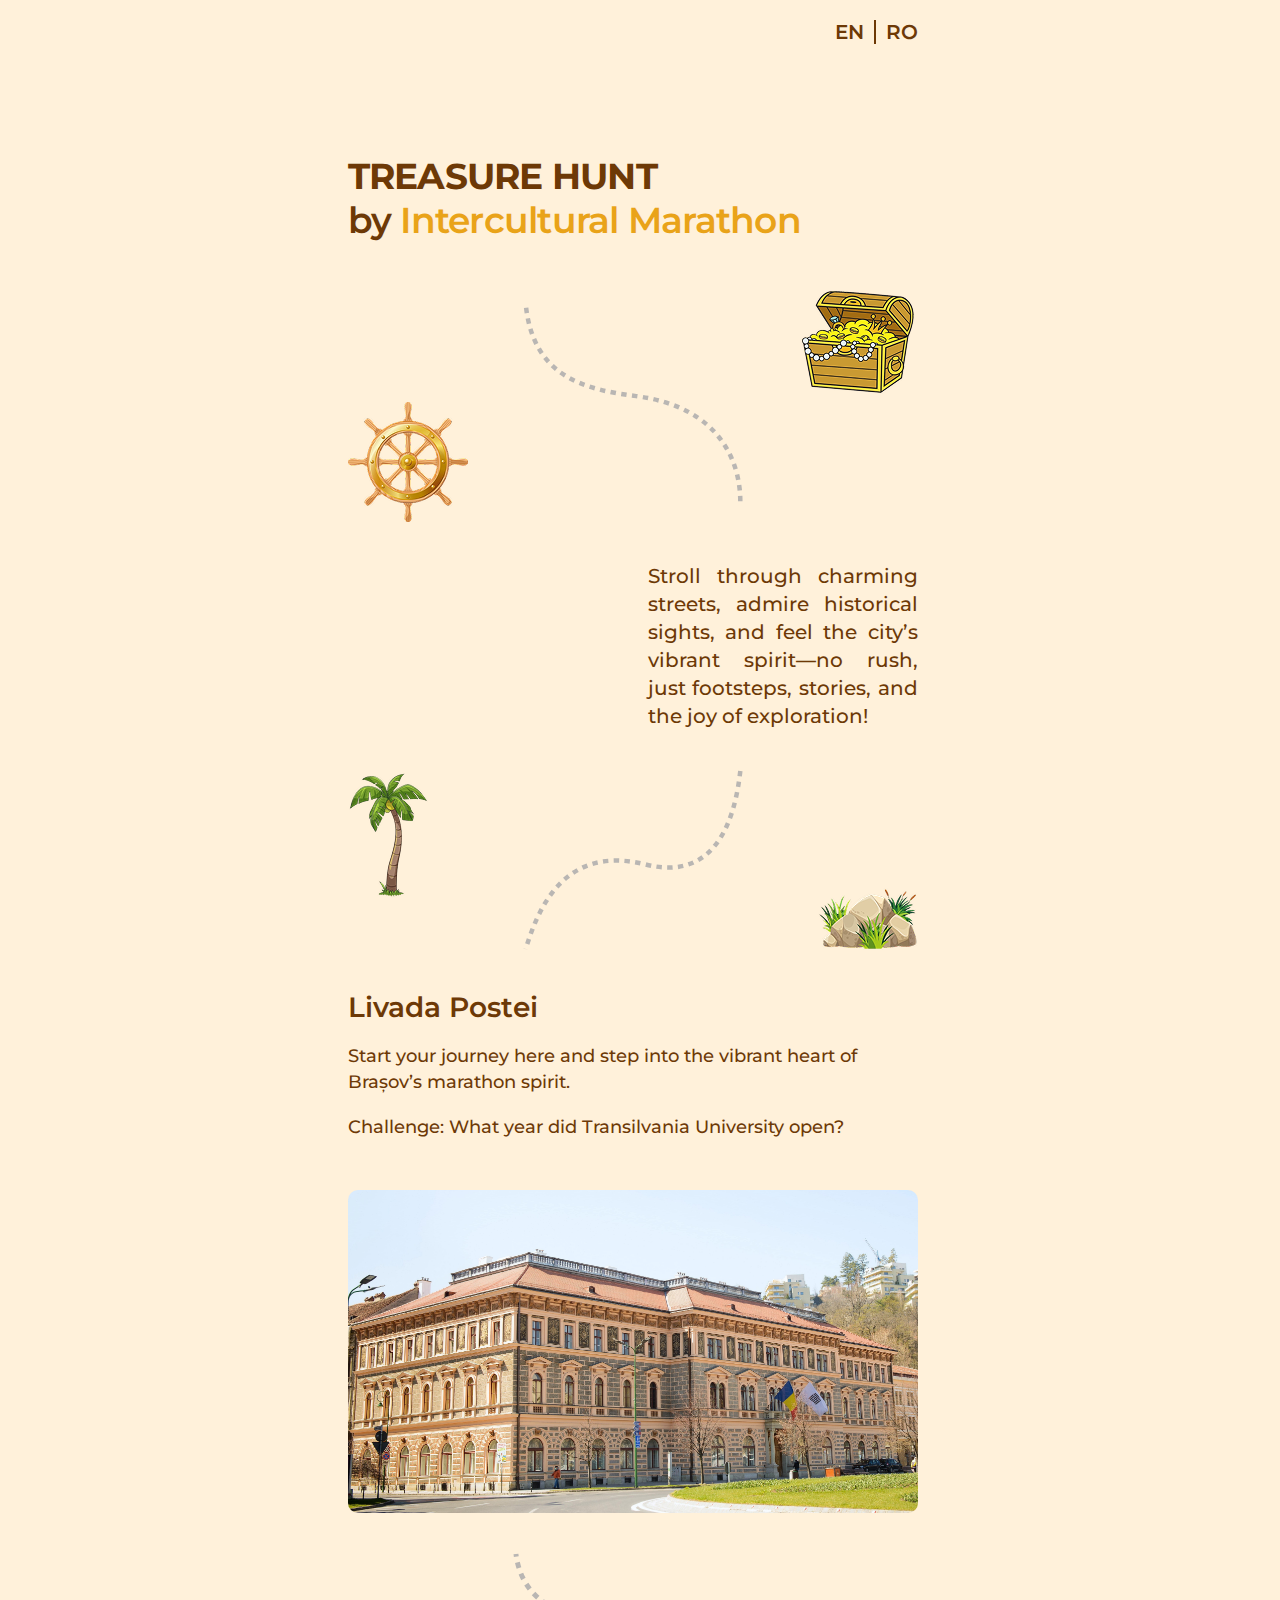
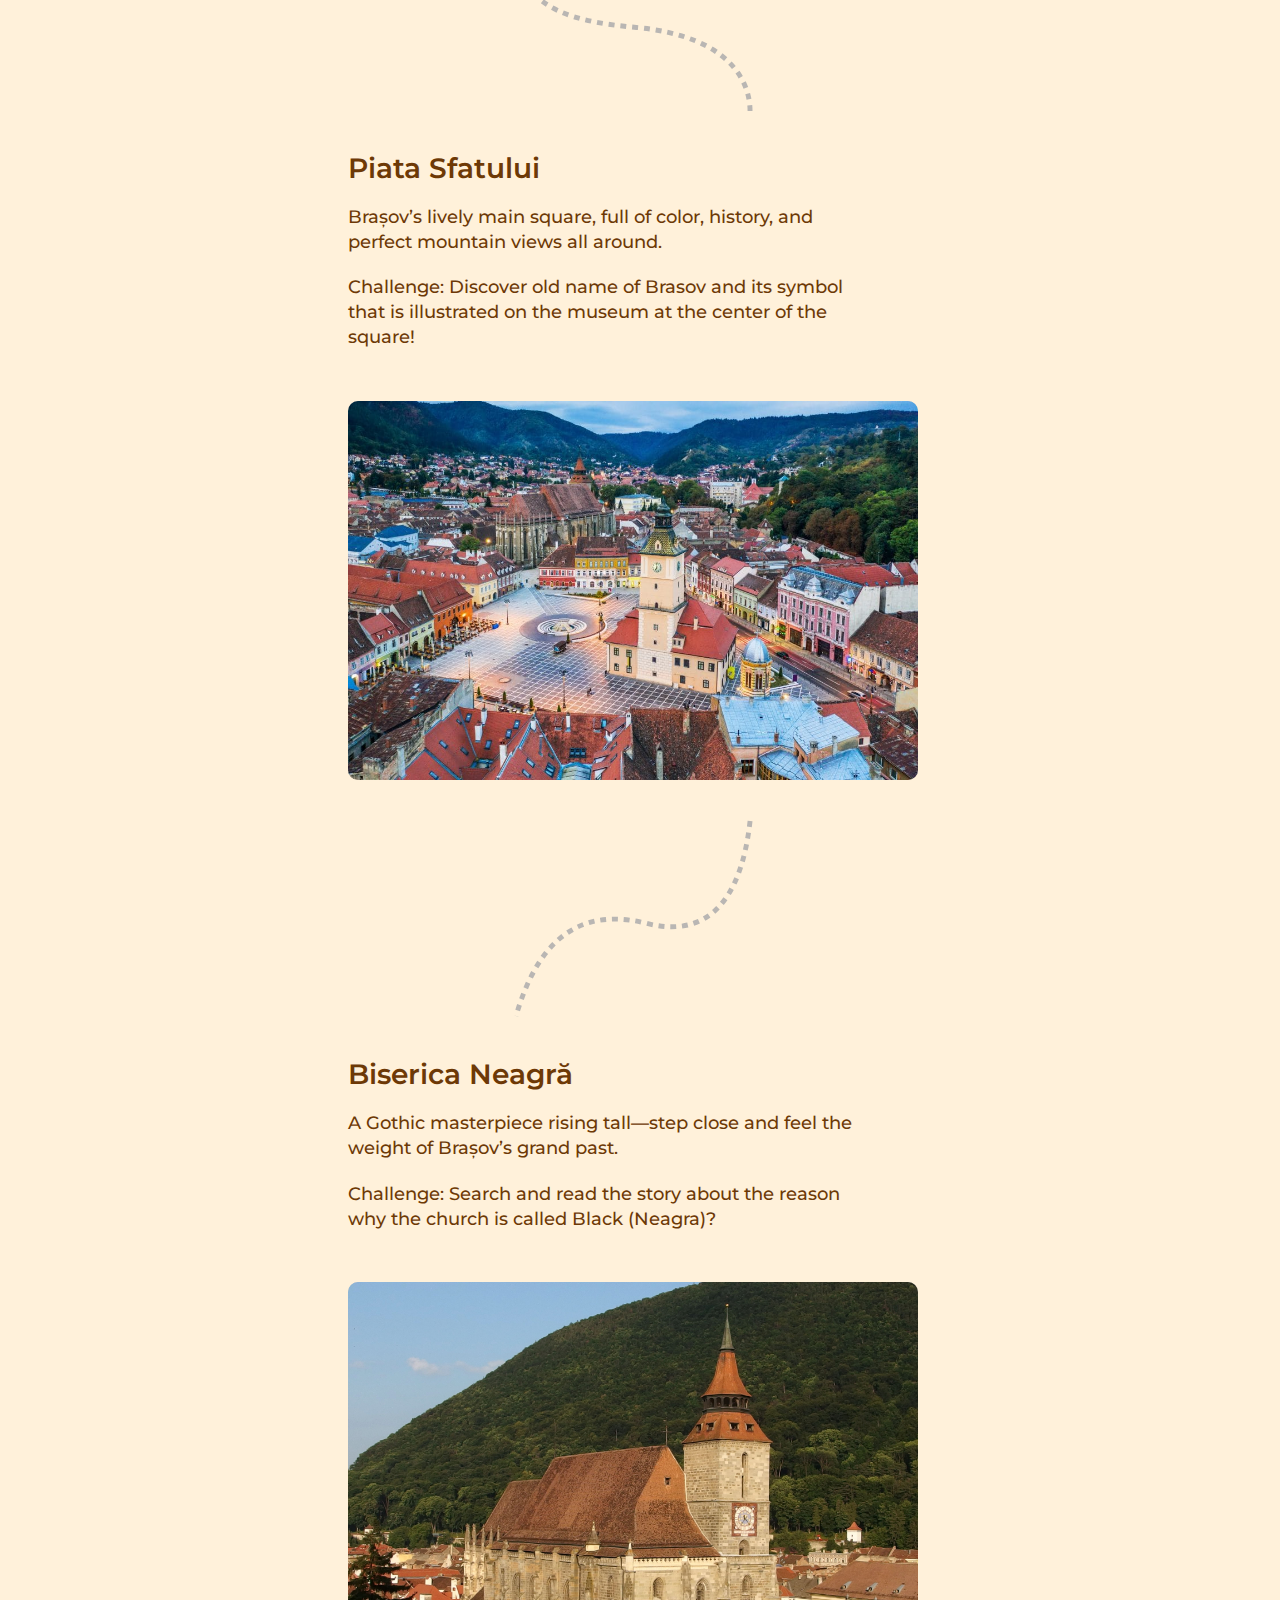
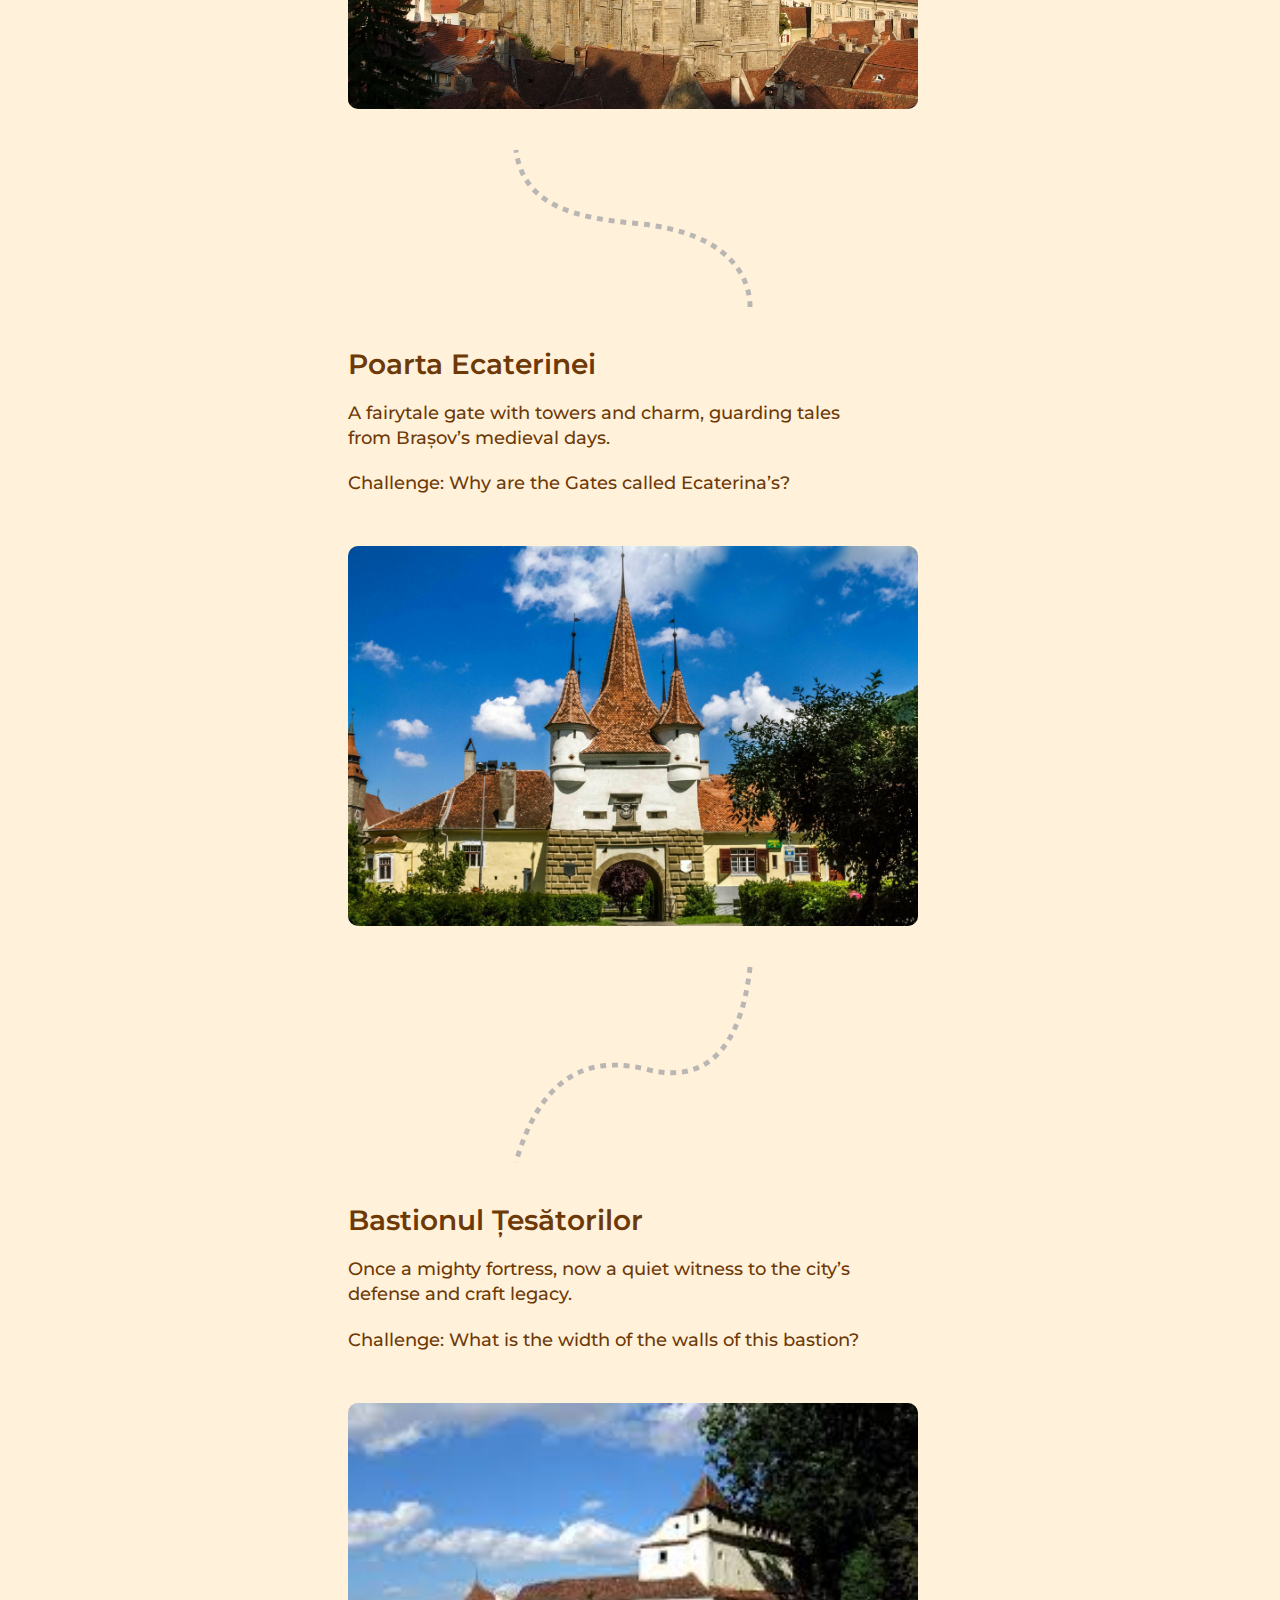
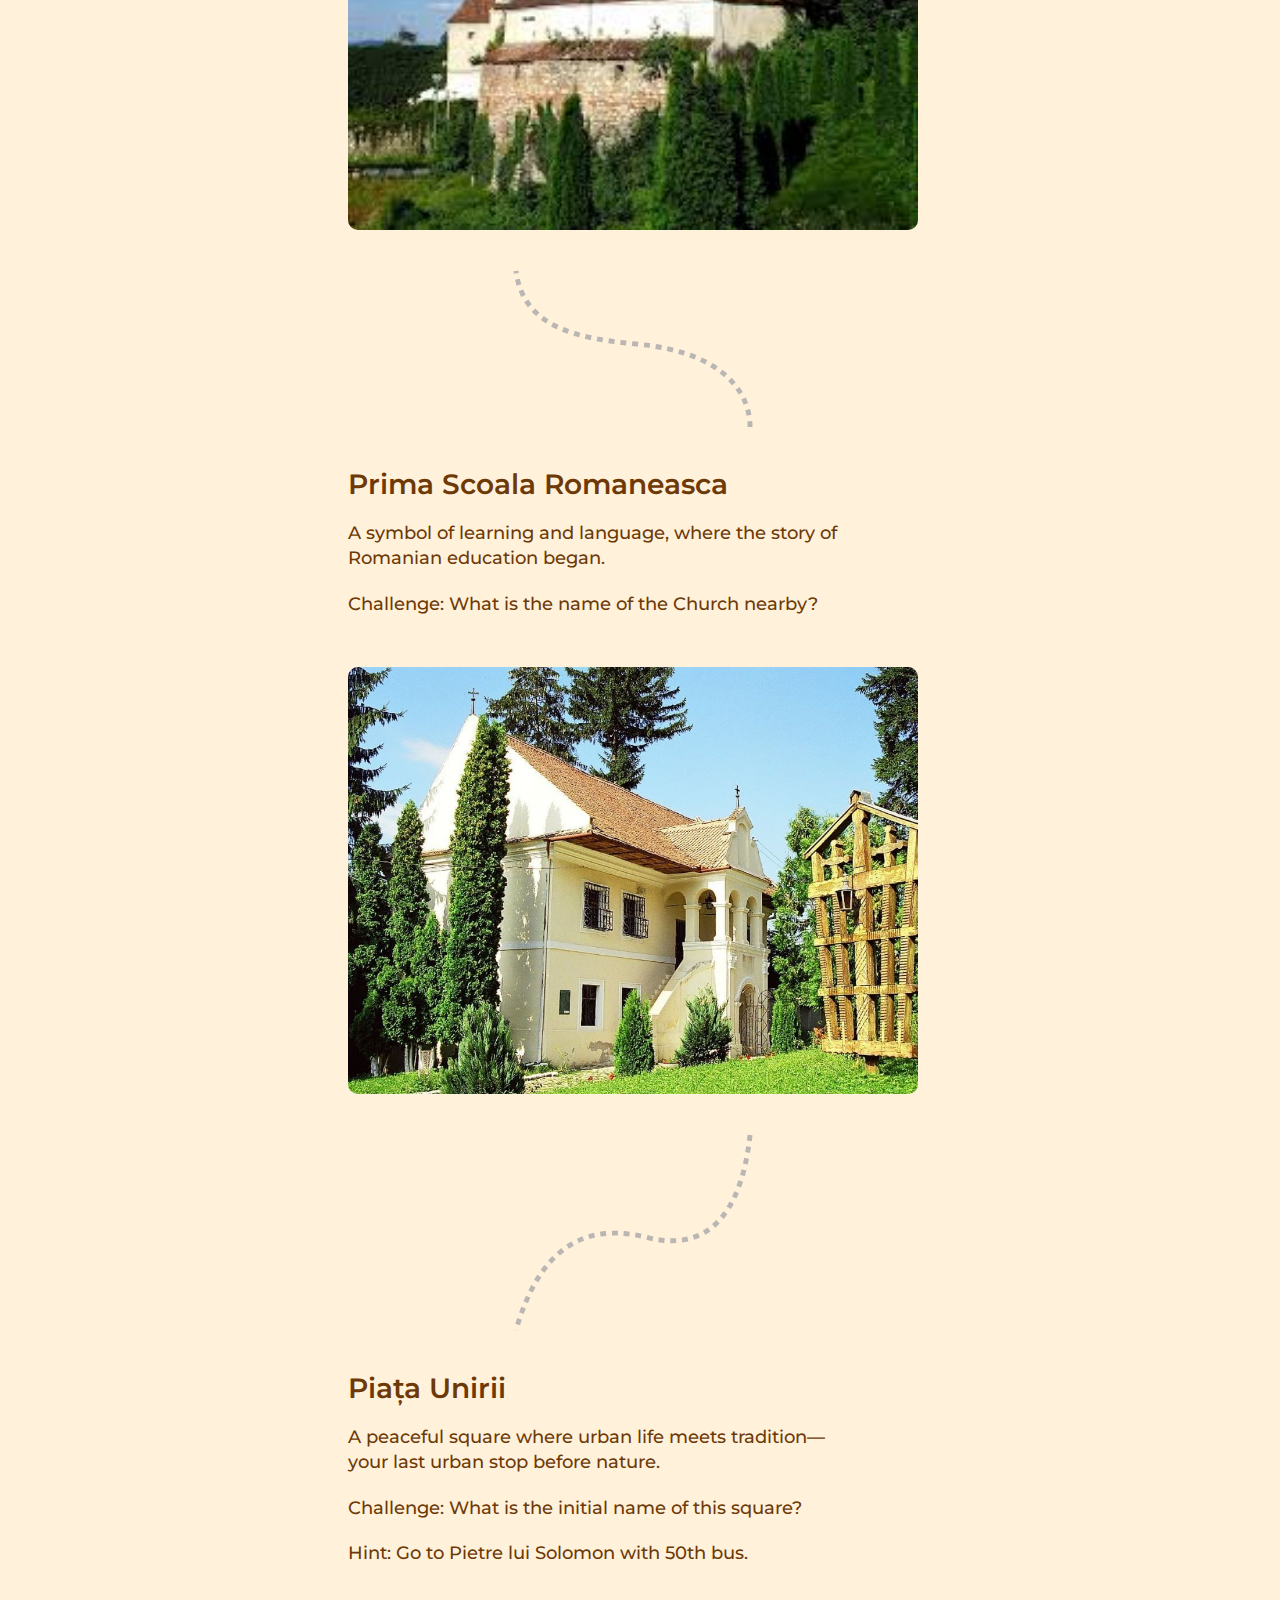
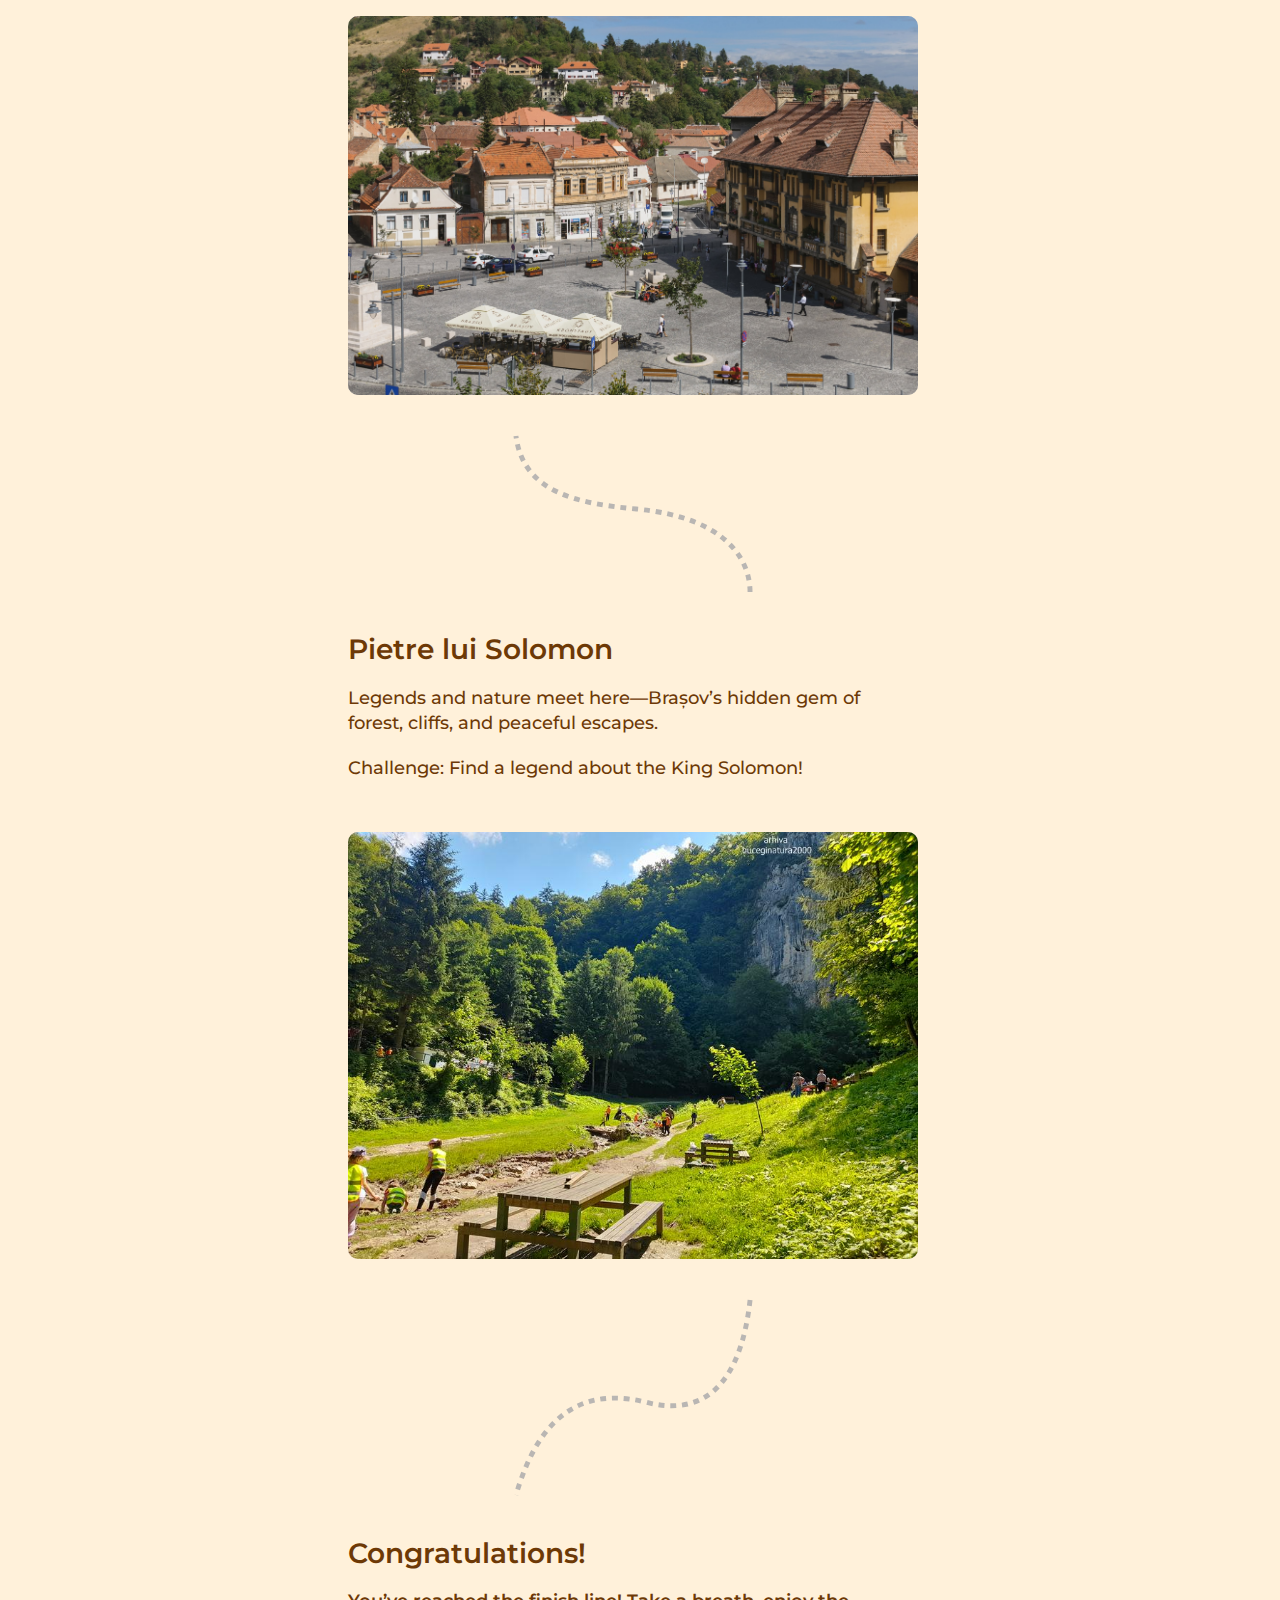
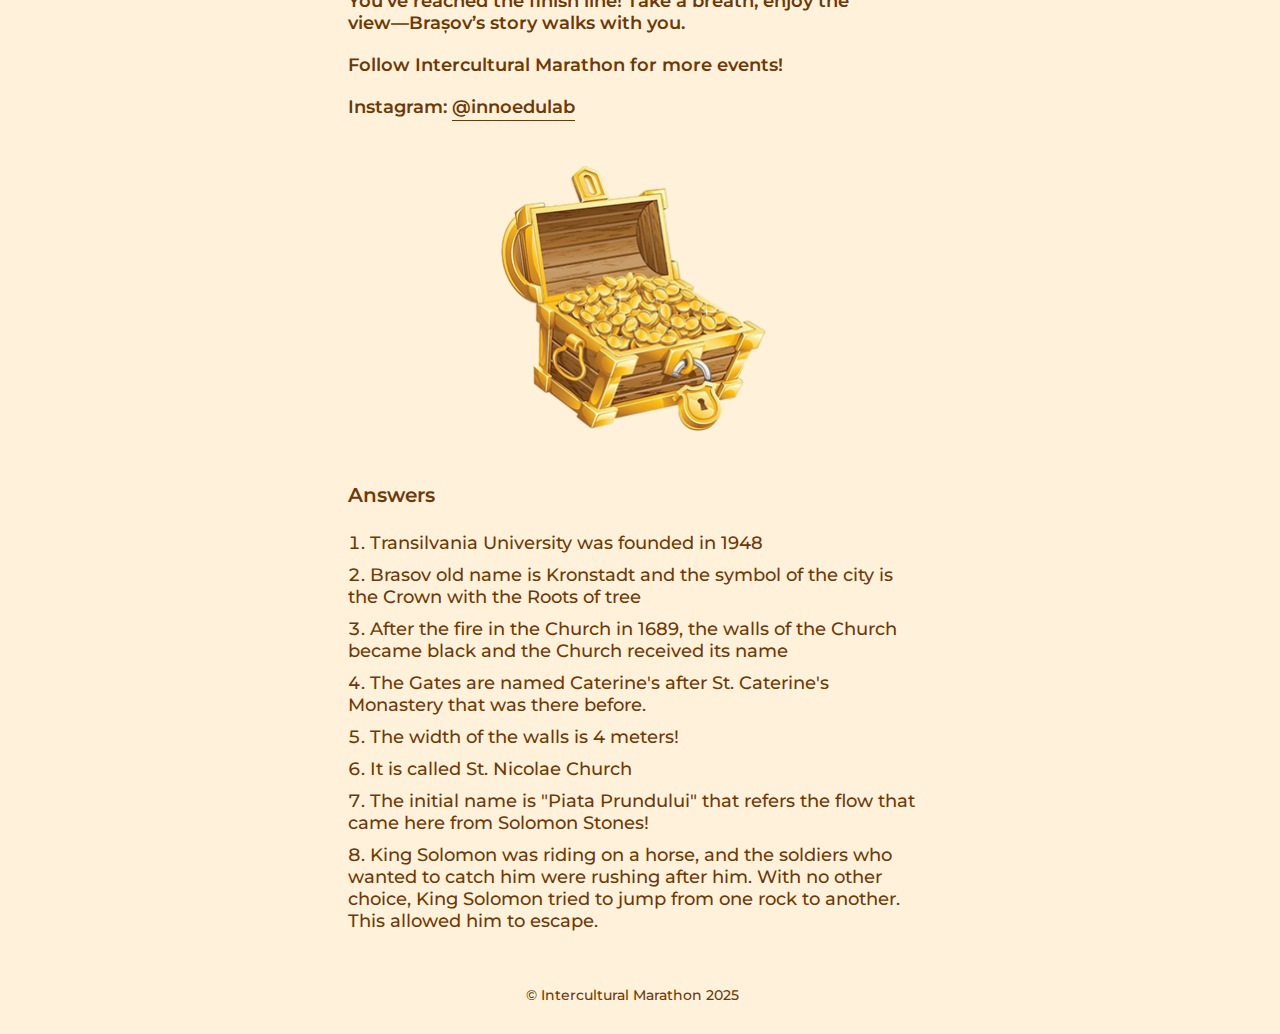
<file: index.html>
<!DOCTYPE html>
<html lang="en">

<head>
  <meta charset="UTF-8">
  <meta name="viewport" content="width=device-width, initial-scale=1.0">

  <link rel="preload" as="image" href="./img/locations/livada-postei.jpg" />
  <link rel="stylesheet" href="style.css">

  <link rel="icon" type="image/png" href="./img/icon.png" />
  <title>Treasure Hunt! | Intercultural Marathon 2025</title>
</head>

<body>
  <div class="wrapper">
    <header class="header">
      <div class="container">
        <div class="languages" translate="no">
          <a href="/" class="languages__item">EN</a>
          <div class="languages__separator"></div>
          <a href="ro" class="languages__item">RO</a>
        </div>
      </div>
    </header>

    <main class="main container">
      <h1 class="main__title" translate="no">
        <b>TREASURE HUNT</b><br />
        by <span> Intercultural Marathon</span>
      </h1>

      <div class="path" style="--size: 220px">
        <img class="path__decor top right" src="./img/illustrations/treasure.png" style="--size: 120px">
        <img class="path__image" src="./img/main-path-right.svg">
        <img class="path__decor bottom left" src="./img/illustrations/wheel.png" style="--size: 120px">
      </div>

      <p class="main__text">
        Stroll through charming streets, admire historical sights, and feel the city’s vibrant spirit—no rush, just
        footsteps, stories, and the joy of exploration!
      </p>

      <div class="path" style="--size: 220px">
        <img class="path__decor top left" src="./img/illustrations/palm.png" style="--size: 80px">
        <img class="path__image" src="./img/main-path-left.svg">
        <img class="path__decor bottom right" src="./img/illustrations/stones.png" style="--size: 100px">
      </div>
    </main>

    <div class="container content">
      <div class="location">
        <h2 class="location__name">Livada Postei</h2>
        <p class="location__text">
          Start your journey here and step into the vibrant heart of Brașov’s marathon spirit.
        </p>
        <p class="location__text">
          Challenge: What year did Transilvania University open?
        </p>
        
        <div class="location__image">
          <img src="./img/locations/livada-postei.jpg" alt="">
        </div>
      </div>

      <div class="path" style="--size: 240px">
        <img class="path__image" src="./img/content-path-right.svg">
      </div>

      <div class="location">
        <h2 class="location__name">Piata Sfatului</h2>
        <p class="location__text">
          Brașov’s lively main square, full of color, history, and perfect mountain views all around.
        </p>
        <p class="location__text">
          Challenge: Discover old name of Brasov and its symbol that is illustrated on the museum at the center of the
          square!
        </p>
        
        <div class="location__image">
          <img src="./img/locations/piata-sfatului.jpg" alt="">
        </div>
      </div>

      <div class="path" style="--size: 240px">
        <img class="path__image" src="./img/content-path-left.svg">
      </div>

      <div class="location">
        <h2 class="location__name">Biserica Neagră</h2>
        <p class="location__text">
          A Gothic masterpiece rising tall—step close and feel the weight of Brașov’s grand past.
        </p>
        <p class="location__text">
          Challenge: Search and read the story about the reason why the church is called Black (Neagra)?
        </p>
        
        <div class="location__image">
          <img src="./img/locations/biserica-neagra.jpg" alt="">
        </div>
      </div>

      <div class="path" style="--size: 240px">
        <img class="path__image" src="./img/content-path-right.svg">
      </div>

      <div class="location">
        <h2 class="location__name">Poarta Ecaterinei</h2>
        <p class="location__text">
          A fairytale gate with towers and charm, guarding tales from Brașov’s medieval days.
        </p>
        <p class="location__text">
          Challenge: Why are the Gates called Ecaterina’s?
        </p>
        
        <div class="location__image">
          <img src="./img/locations/poarta-ecaterina.jpg" alt="">
        </div>
      </div>

      <div class="path" style="--size: 240px">
        <img class="path__image" src="./img/content-path-left.svg">
      </div>

      <div class="location">
        <h2 class="location__name">Bastionul Țesătorilor</h2>
        <p class="location__text">
          Once a mighty fortress, now a quiet witness to the city’s defense and craft legacy.
        </p>
        <p class="location__text">
          Challenge: What is the width of the walls of this bastion?
        </p>
        
        <div class="location__image">
          <img src="./img/locations/bastion-tesatorilor.jpg" alt="">
        </div>
      </div>

      <div class="path" style="--size: 240px">
        <img class="path__image" src="./img/content-path-right.svg">
      </div>

      <div class="location">
        <h2 class="location__name">Prima Scoala Romaneasca</h2>
        <p class="location__text">
          A symbol of learning and language, where the story of Romanian education began.
        </p>
        <p class="location__text">
          Challenge: What is the name of the Church nearby?
        </p>
        
        <div class="location__image">
          <img src="./img/locations/prima-scoala-romaneasca.jpg" alt="">
        </div>
      </div>

      <div class="path" style="--size: 240px">
        <img class="path__image" src="./img/content-path-left.svg">
      </div>

      <div class="location">
        <h2 class="location__name">Piața Unirii</h2>
        <p class="location__text">
          A peaceful square where urban life meets tradition—your last urban stop before nature.
        </p>
        <p class="location__text">
          Challenge: What is the initial name of this square?
        </p>
        
        <p class="location__text">
          Hint: Go to Pietre lui Solomon with 50th bus.
        </p>
        <div class="location__image">
          <img src="./img/locations/piata-unirii.jpg" alt="">
        </div>
      </div>

      <div class="path" style="--size: 240px">
        <img class="path__image" src="./img/content-path-right.svg">
      </div>

      <div class="location">
        <h2 class="location__name">Pietre lui Solomon</h2>
        <p class="location__text">
          Legends and nature meet here—Brașov’s hidden gem of forest, cliffs, and peaceful escapes.
        </p>
        <p class="location__text">
          Challenge: Find a legend about the King Solomon!
        </p>
        
        <div class="location__image">
          <img src="./img/locations/pietre-solomon.jpg" alt="">
        </div>
      </div>

      <div class="path" style="--size: 240px">
        <img class="path__image" src="./img/content-path-left.svg">
      </div>

      <div class="congratulations">
        <h2 class="congratulations__title">Congratulations!</h2>
        <div class="congratulations__text">
          You’ve reached the finish line! Take a breath, enjoy the view—Brașov’s story walks with you.
        </div>
        <div class="congratulations__text">
          Follow Intercultural Marathon for more events!
        </div>
        <div class="congratulations__text" translate="no">
          Instagram: <a class="media-link" href="https://www.instagram.com/innoedulab" target="_blank">@innoedulab</a>
        </div>
        <div class="congratulations__image">
          <img src="./img/illustrations/gold.png" alt="">
        </div>
      </div>
    </div>

    <div class="answers container">
      <div class="answers__title">Answers</div>

      <ol class="answers__list">
        <li class="answers__item">
          Transilvania University was founded in 1948
        </li>
        <li class="answers__item">
          Brasov old name is Kronstadt and the symbol of the city is the Crown with the Roots of tree
        </li>
        <li class="answers__item">
          After the fire in the Church in 1689, the walls of the Church became black and the Church
          received its name
        </li>
        <li class="answers__item">
          The Gates are named Caterine's after St. Caterine's Monastery that was there before.
        </li>
        <li class="answers__item">
          The width of the walls is 4 meters!
        </li>
        <li class="answers__item">
          It is called St. Nicolae Church
        </li>
        <li class="answers__item">
          The initial name is "Piata Prundului" that refers the flow that came here from Solomon Stones!
        </li>
        <li class="answers__item">
          King Solomon was riding on a horse, and the soldiers who wanted to catch him were rushing after him. With no
          other
          choice, King Solomon tried to jump from one rock to another. This allowed him to escape.
        </li>
      </ol>
    </div>

    <footer class="footer">
      <div class="container copyright" translate="no">
        &copy; Intercultural Marathon 2025
      </div>
    </footer>
  </div>

  <div id="modal" class="modal">
    <div id="modal-background" class="modal__background">
      <div id="modal-content" class="modal__content">
        <div class="modal__header">
          <div class="modal__title">Answer</div>
          <div id="modal-close" class="modal__close">&times;</div>
        </div>
        <div class="modal__body">
          <div id="modal-message" class="modal__message"></div>
        </div>
      </div>
    </div>
  </div>

  <div style="display: none;">
    <div data-challenge-answer="">
      Transilvania University was founded in 1948.
    </div>
    <div data-challenge-answer="">
      Brasov old name is Kronstadt and the symbol of the city is the Crown with the Roots of tree.
    </div>
    <div data-challenge-answer="">
      After the fire in the Church in 1689, the walls of the Church became black and the Church
      received its name.
    </div>
    <div data-challenge-answer="">
      The Gates are named Caterine's after St. Caterine's Monastery that was there before.
    </div>
    <div data-challenge-answer="">
      The width of the walls is 4 meters!
    </div>
    <div data-challenge-answer="">
      It is called St. Nicolae Church.
    </div>
    <div data-challenge-answer="">
      The initial name is "Piata Prundului" that refers the flow that came here from Solomon Stones!
    </div>
    <div data-challenge-answer="">
      King Solomon was riding on a horse, and the soldiers who wanted to catch him were rushing after him. With no other
      choice, King Solomon tried to jump from one rock to another. This allowed him to escape.
    </div>
  </div>

  <script src="./app.js"></script>
</body>

</html>
</file>
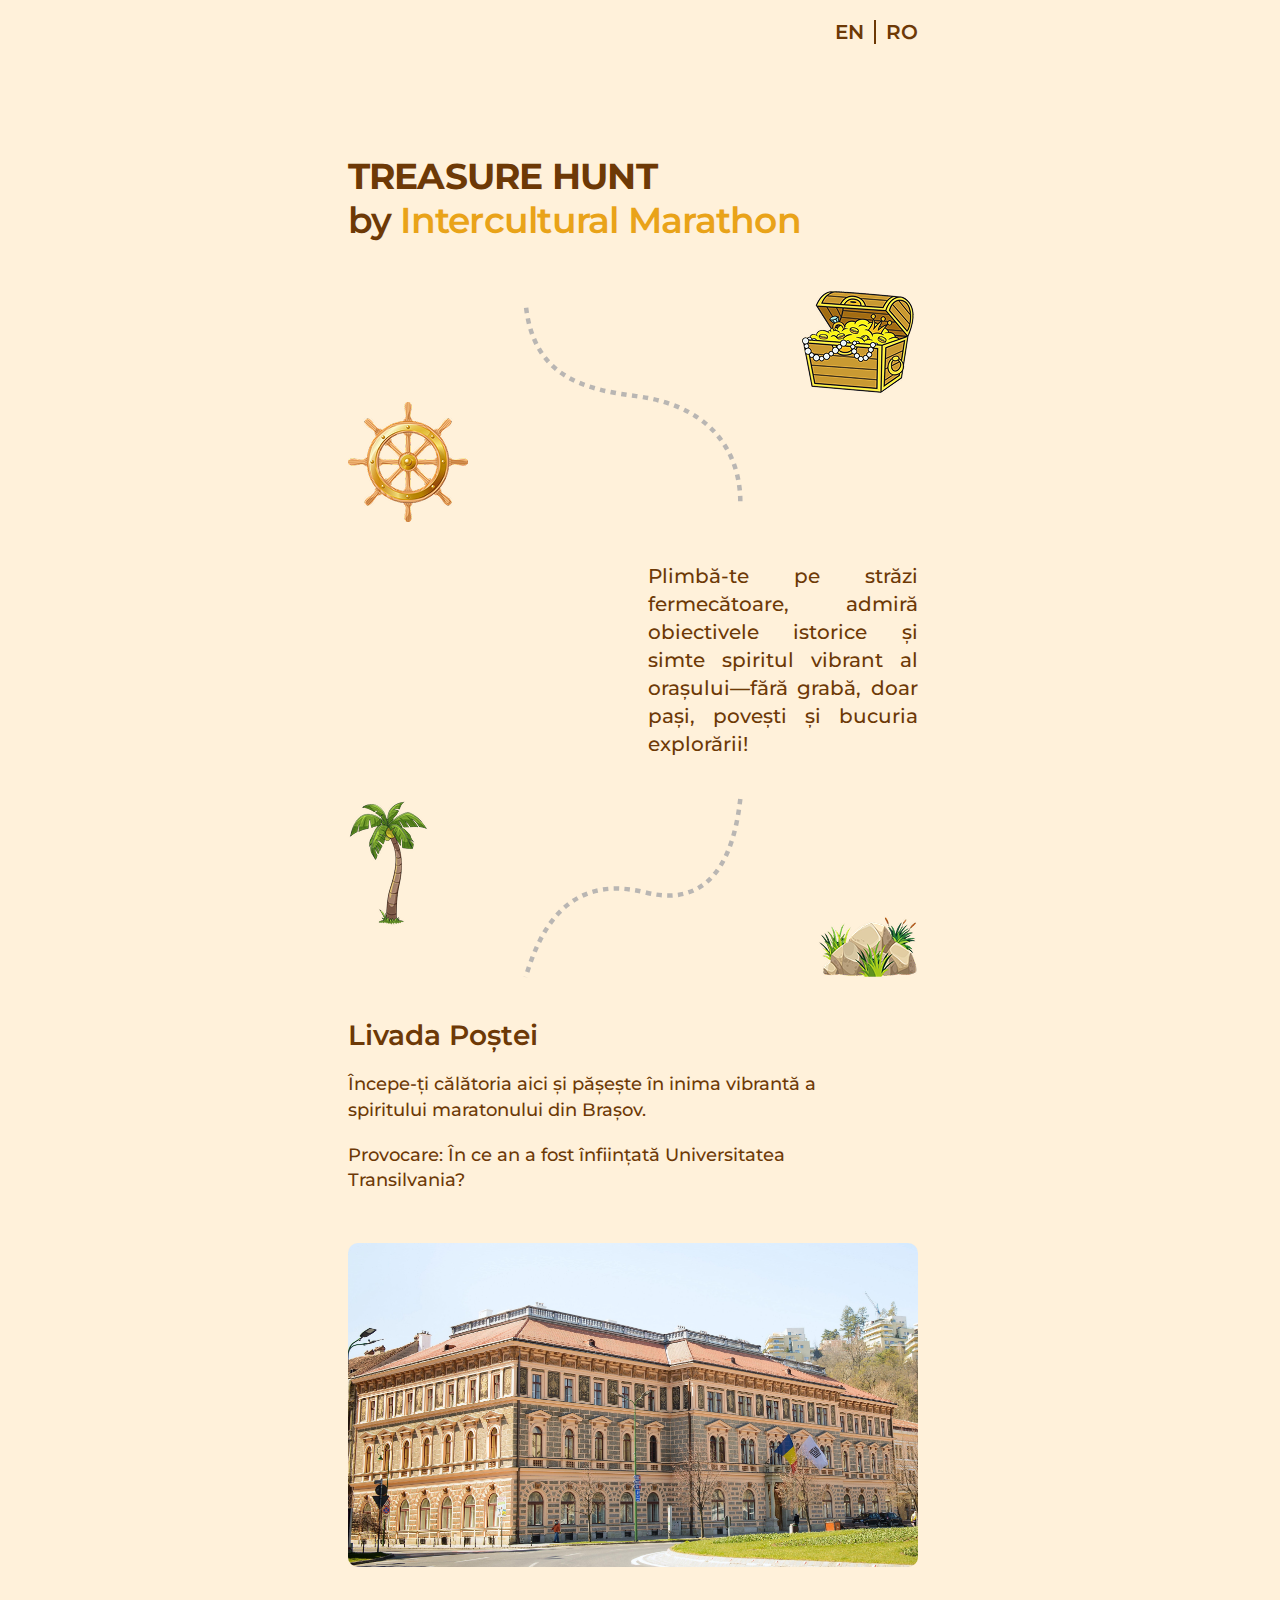
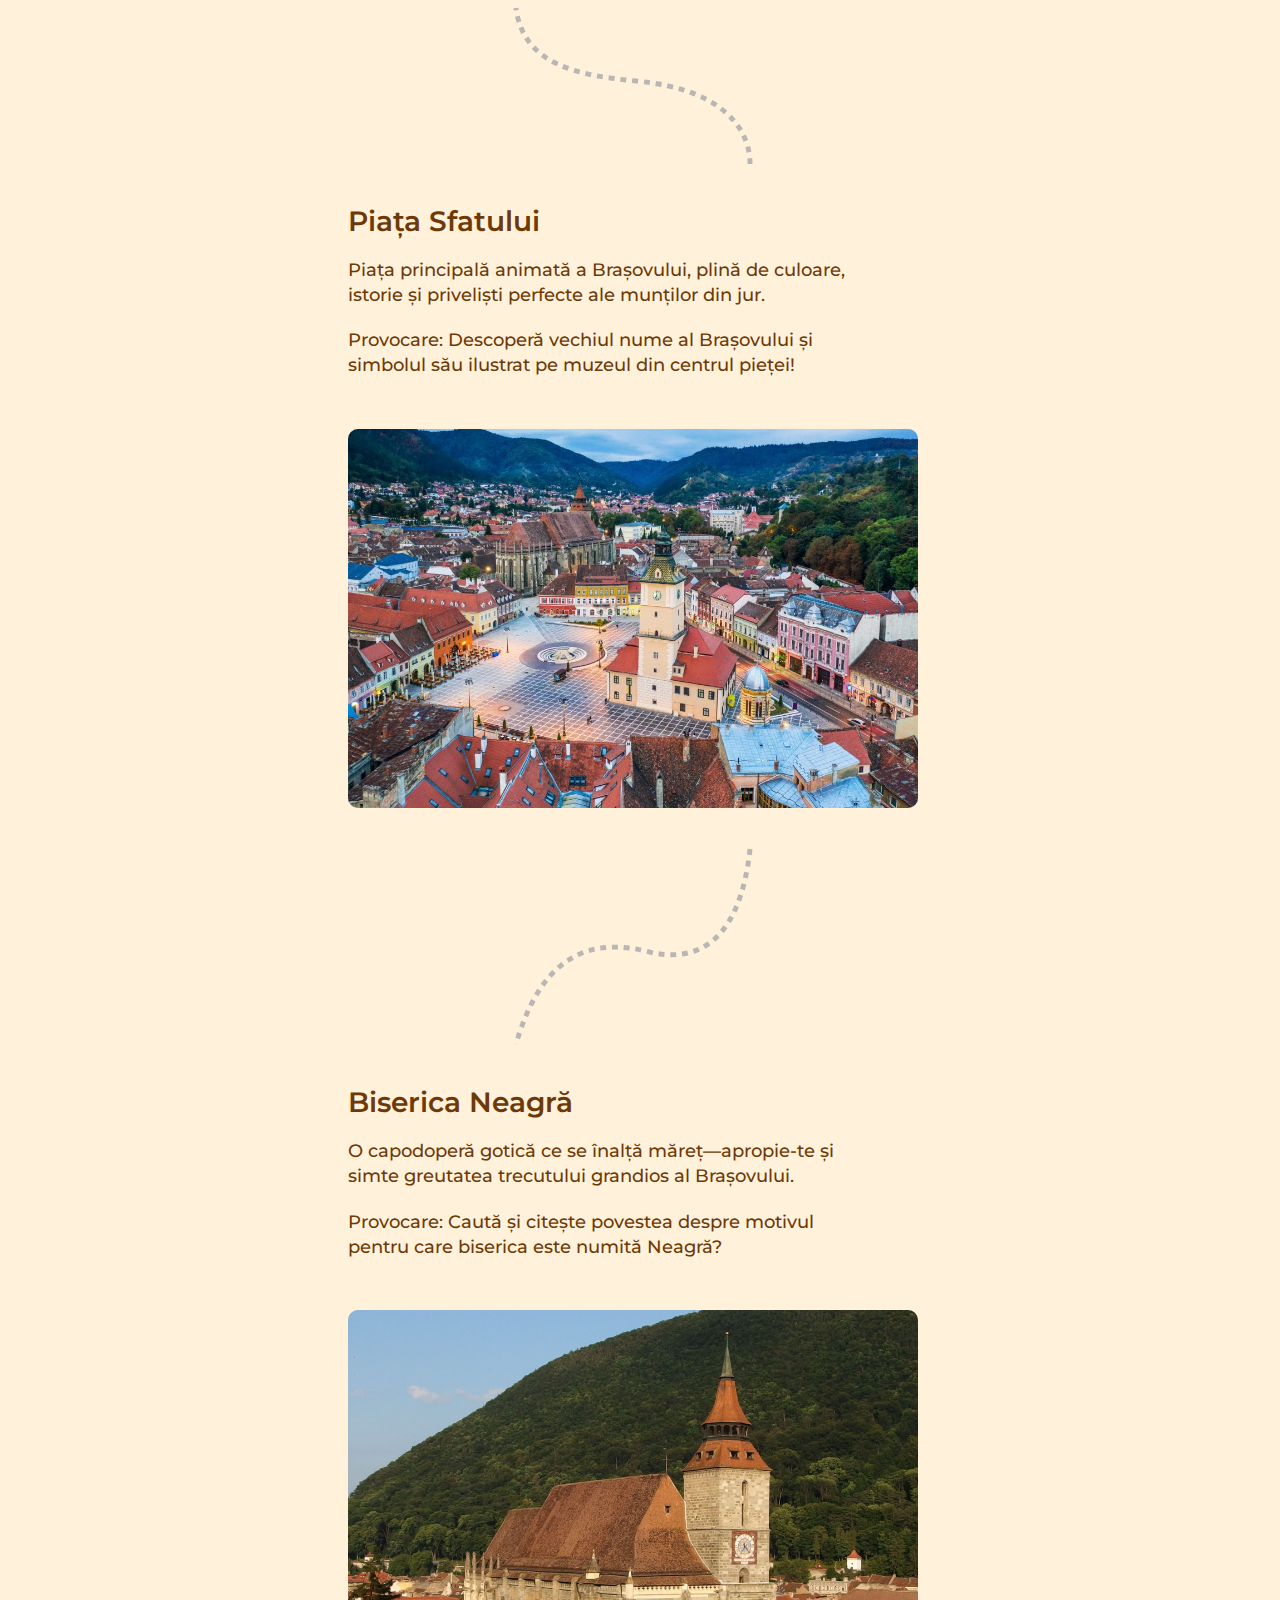
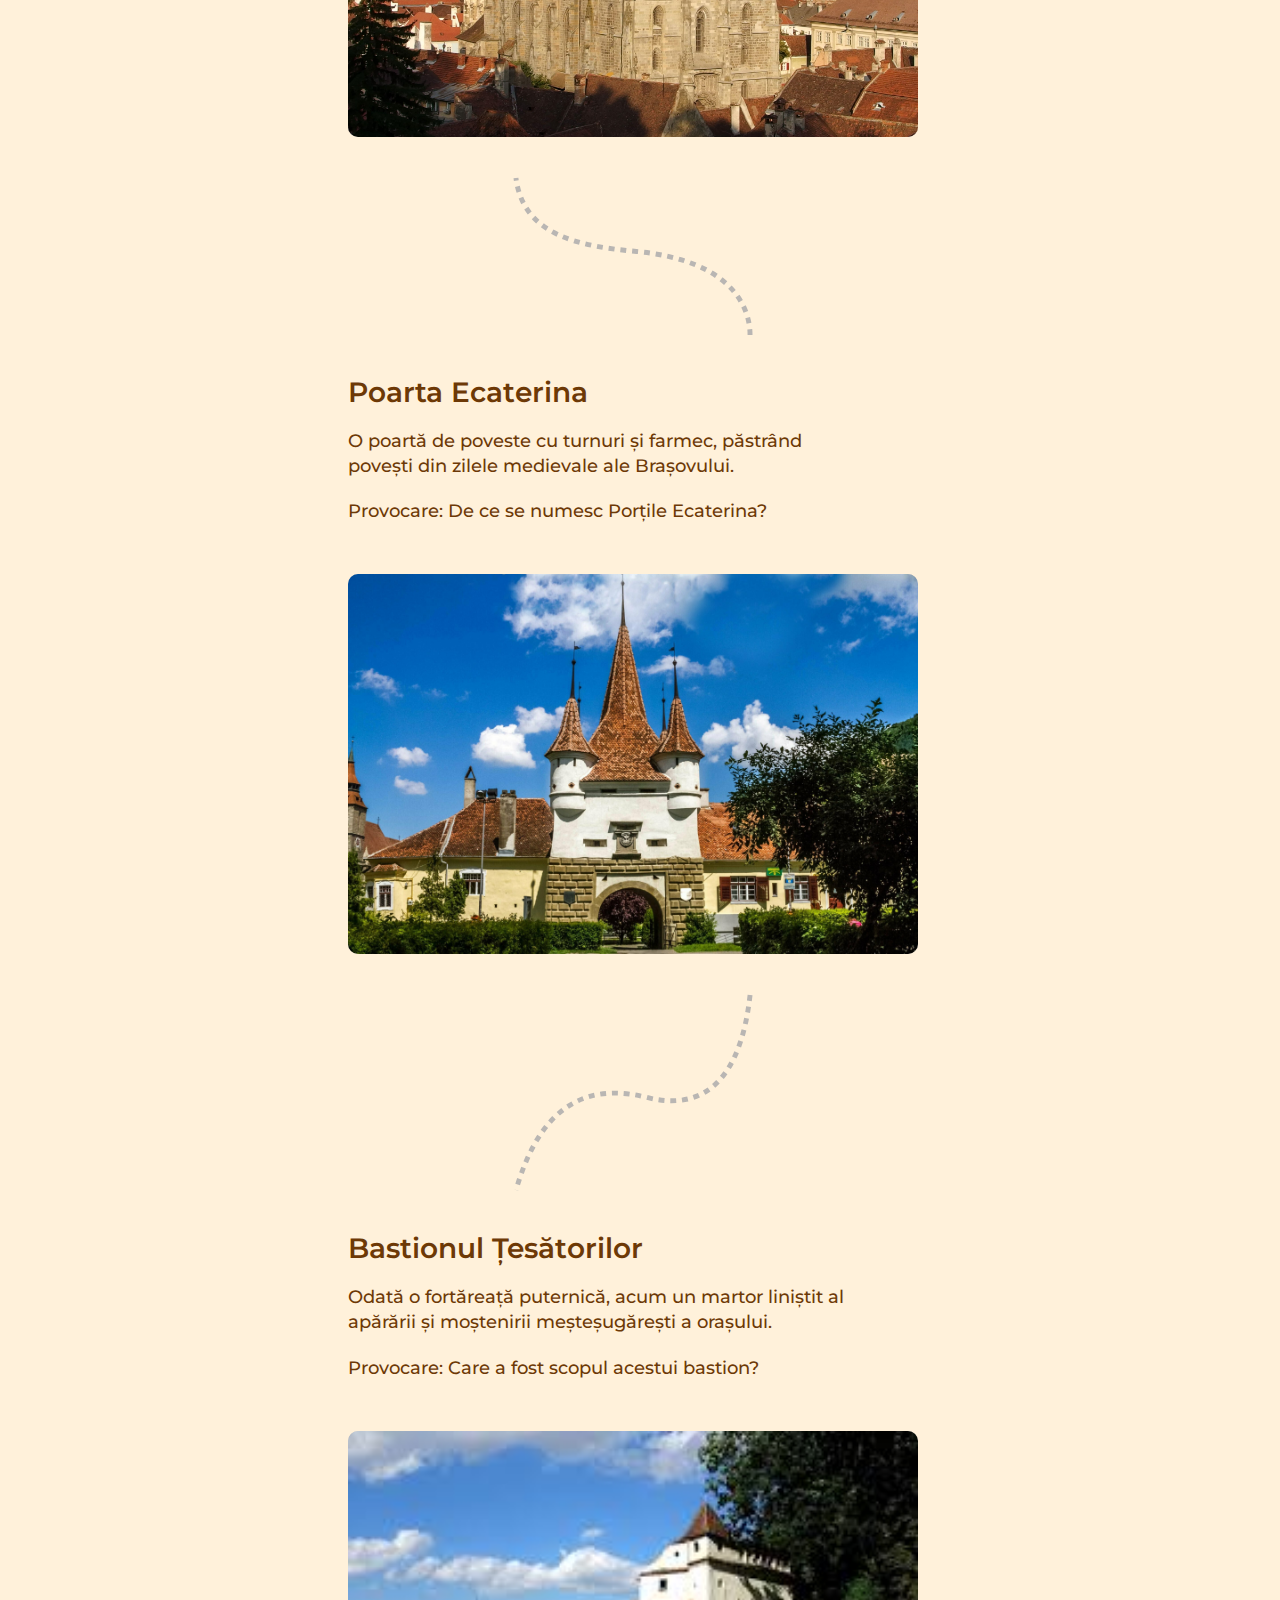
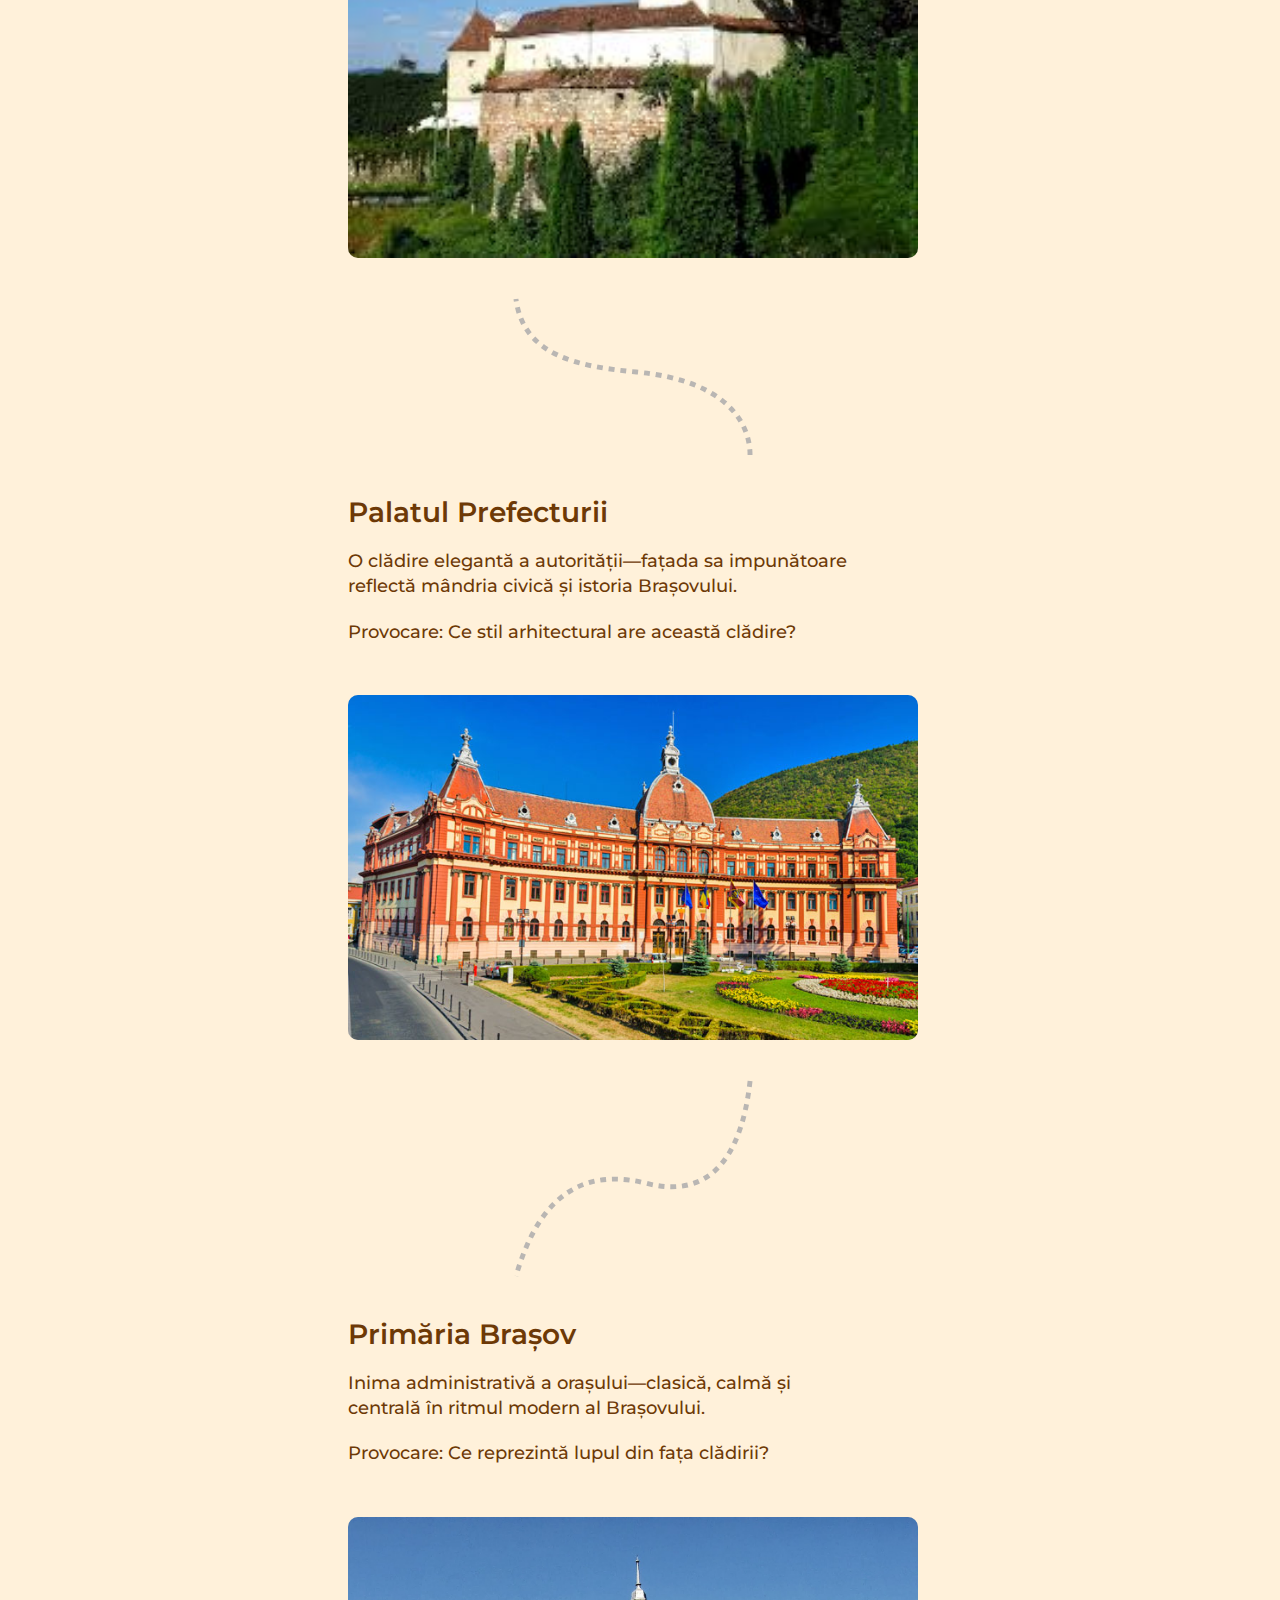
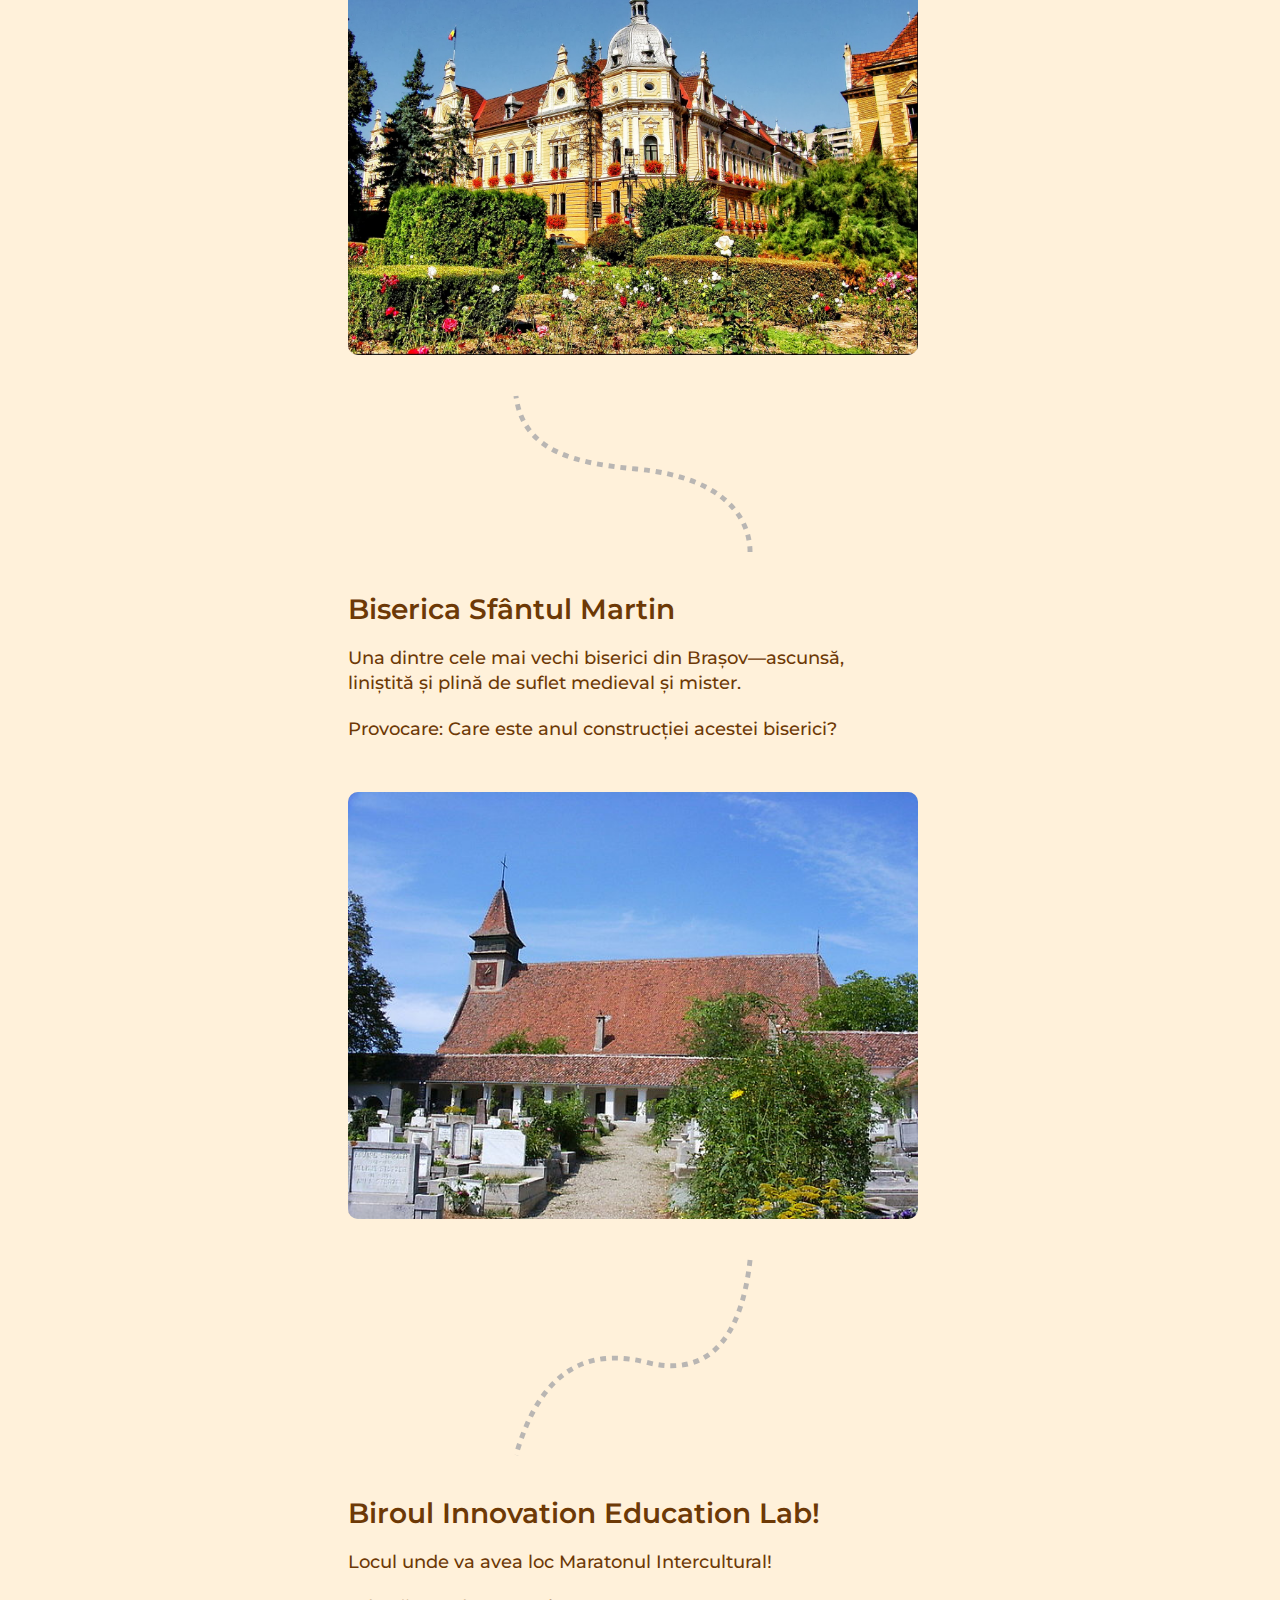
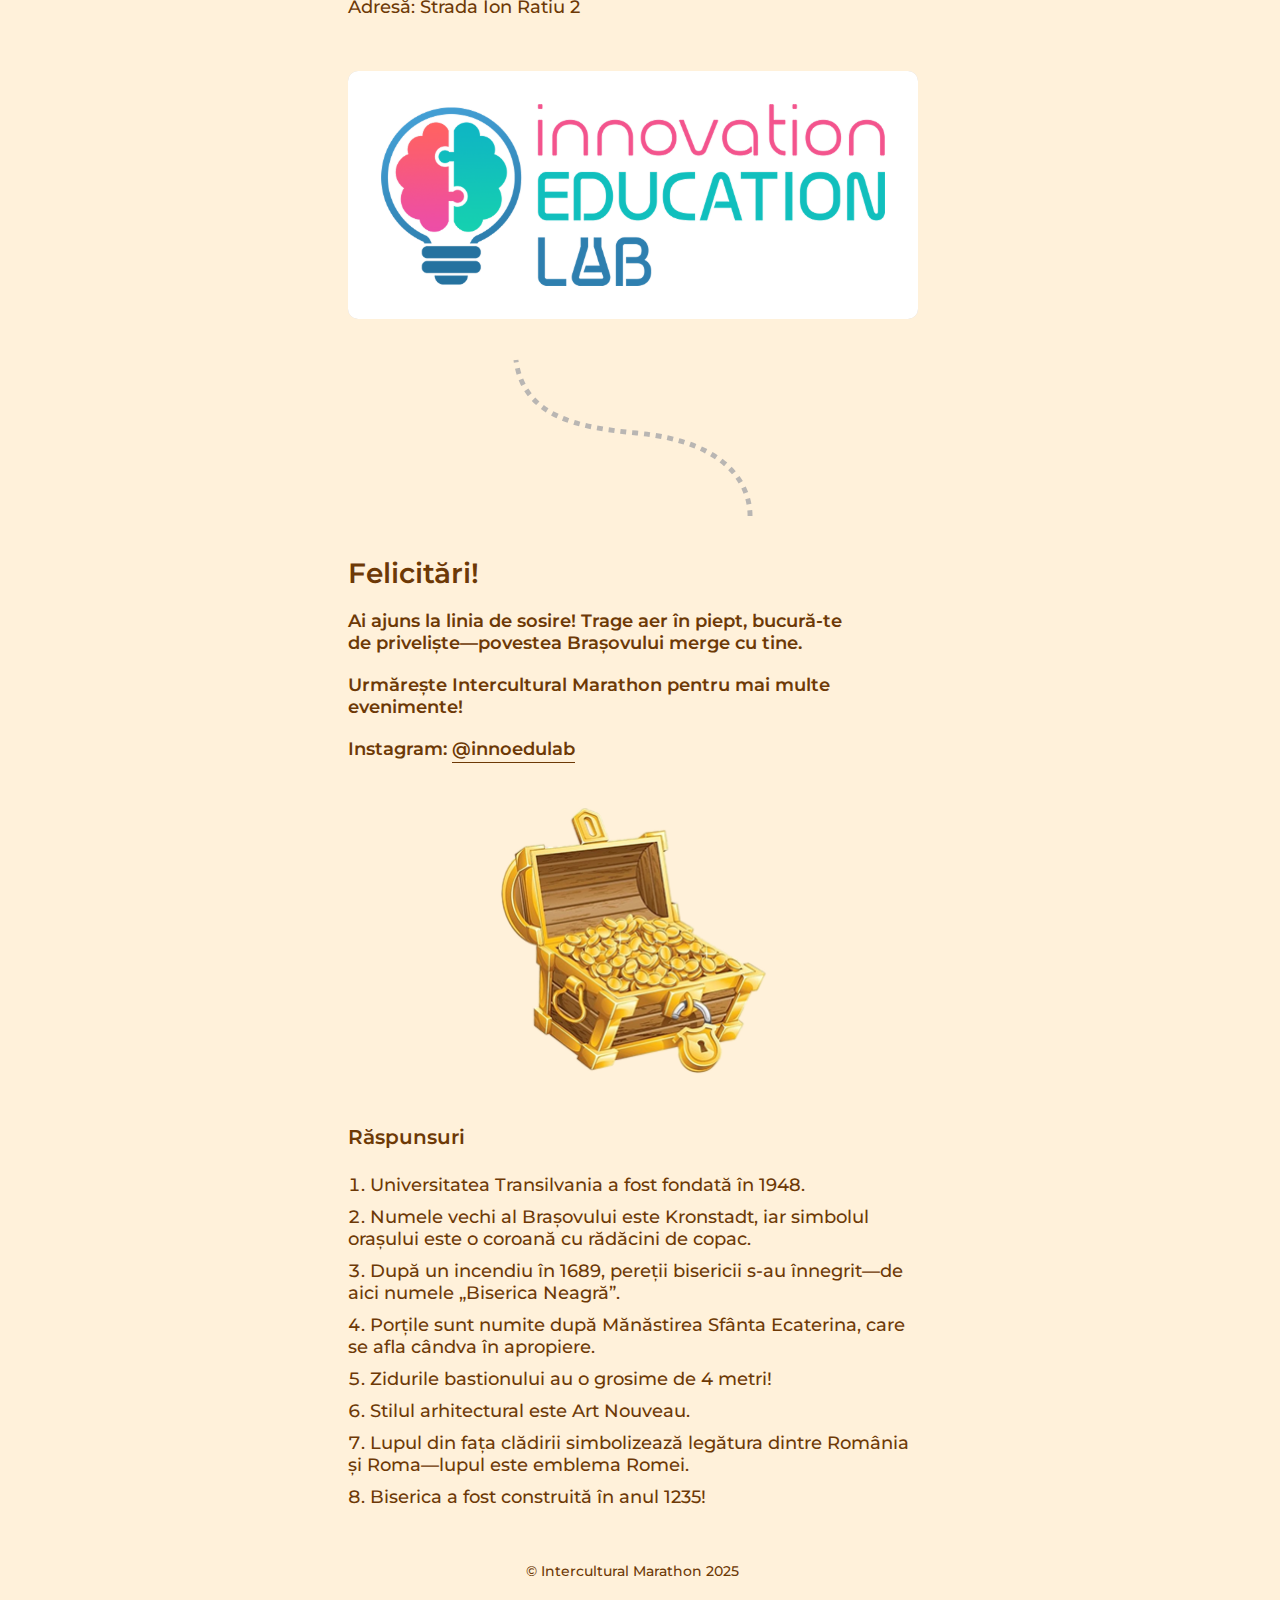
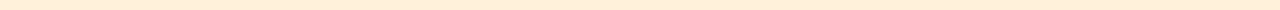
<file: ro.html>
<!DOCTYPE html>
<html lang="ro">

<head>
  <meta charset="UTF-8">
  <meta name="viewport" content="width=device-width, initial-scale=1.0">

  <link rel="preload" as="image" href="./img/locations/livada-postei.jpg" />
  <link rel="stylesheet" href="style.css">

  <link rel="icon" type="image/png" href="./img/icon.png" />
  <title>Treasure Hunt! | Intercultural Marathon 2025</title>
</head>

<body>
  <div class="wrapper">
    <header class="header">
      <div class="container">
        <div class="languages" translate="no">
          <a href="/" class="languages__item">EN</a>
          <div class="languages__separator"></div>
          <a href="/ro" class="languages__item">RO</a>
        </div>
      </div>
    </header>

    <main class="main container">
      <h1 class="main__title" translate="no">
        <b>TREASURE HUNT</b><br />
        by <span> Intercultural Marathon</span>
      </h1>

      <div class="path" style="--size: 220px">
        <img class="path__decor top right" src="./img/illustrations/treasure.png" style="--size: 120px">
        <img class="path__image" src="./img/main-path-right.svg">
        <img class="path__decor bottom left" src="./img/illustrations/wheel.png" style="--size: 120px">
      </div>

      <p class="main__text">
        Plimbă-te pe străzi fermecătoare, admiră obiectivele istorice și simte spiritul vibrant al orașului—fără grabă,
        doar pași, povești și bucuria explorării!
      </p>

      <div class="path" style="--size: 220px">
        <img class="path__decor top left" src="./img/illustrations/palm.png" style="--size: 80px">
        <img class="path__image" src="./img/main-path-left.svg">
        <img class="path__decor bottom right" src="./img/illustrations/stones.png" style="--size: 100px">
      </div>
    </main>

    <div class="container content">
      <div class="location">
        <h2 class="location__name">Livada Poștei</h2>
        <p class="location__text">
          Începe-ți călătoria aici și pășește în inima vibrantă a spiritului maratonului din Brașov.
        </p>
        <p class="location__text">
          Provocare: În ce an a fost înființată Universitatea Transilvania?
        </p>

        <div class="location__image">
          <img src="./img/locations/livada-postei.jpg" alt="">
        </div>
      </div>

      <div class="path" style="--size: 240px">
        <img class="path__image" src="./img/content-path-right.svg">
      </div>

      <div class="location">
        <h2 class="location__name">Piața Sfatului</h2>
        <p class="location__text">
          Piața principală animată a Brașovului, plină de culoare, istorie și priveliști perfecte ale munților din jur.
        </p>
        <p class="location__text">
          Provocare: Descoperă vechiul nume al Brașovului și simbolul său ilustrat pe muzeul din centrul pieței!
        </p>

        <div class="location__image">
          <img src="./img/locations/piata-sfatului.jpg" alt="">
        </div>
      </div>

      <div class="path" style="--size: 240px">
        <img class="path__image" src="./img/content-path-left.svg">
      </div>

      <div class="location">
        <h2 class="location__name">Biserica Neagră</h2>
        <p class="location__text">
          O capodoperă gotică ce se înalță măreț—apropie-te și simte greutatea trecutului grandios al Brașovului.
        </p>
        <p class="location__text">
          Provocare: Caută și citește povestea despre motivul pentru care biserica este numită Neagră?
        </p>

        <div class="location__image">
          <img src="./img/locations/biserica-neagra.jpg" alt="">
        </div>
      </div>

      <div class="path" style="--size: 240px">
        <img class="path__image" src="./img/content-path-right.svg">
      </div>

      <div class="location">
        <h2 class="location__name">Poarta Ecaterina</h2>
        <p class="location__text">
          O poartă de poveste cu turnuri și farmec, păstrând povești din zilele medievale ale Brașovului.
        </p>
        <p class="location__text">
          Provocare: De ce se numesc Porțile Ecaterina?
        </p>

        <div class="location__image">
          <img src="./img/locations/poarta-ecaterina.jpg" alt="">
        </div>
      </div>

      <div class="path" style="--size: 240px">
        <img class="path__image" src="./img/content-path-left.svg">
      </div>

      <div class="location">
        <h2 class="location__name">Bastionul Țesătorilor</h2>
        <p class="location__text">
          Odată o fortăreață puternică, acum un martor liniștit al apărării și moștenirii meșteșugărești a orașului.
        </p>
        <p class="location__text">
          Provocare: Care a fost scopul acestui bastion?
        </p>

        <div class="location__image">
          <img src="./img/locations/bastion-tesatorilor.jpg" alt="">
        </div>
      </div>

      <div class="path" style="--size: 240px">
        <img class="path__image" src="./img/content-path-right.svg">
      </div>

      <div class="location">
        <h2 class="location__name">Palatul Prefecturii</h2>
        <p class="location__text">
          O clădire elegantă a autorității—fațada sa impunătoare reflectă mândria civică și istoria Brașovului.
        </p>
        <p class="location__text">
          Provocare: Ce stil arhitectural are această clădire?
        </p>

        <div class="location__image">
          <img src="./img/locations/palatul-prefecturii.jpg" alt="">
        </div>
      </div>

      <div class="path" style="--size: 240px">
        <img class="path__image" src="./img/content-path-left.svg">
      </div>

      <div class="location">
        <h2 class="location__name">Primăria Brașov</h2>
        <p class="location__text">
          Inima administrativă a orașului—clasică, calmă și centrală în ritmul modern al Brașovului.
        </p>
        <p class="location__text">
          Provocare: Ce reprezintă lupul din fața clădirii?
        </p>

        <div class="location__image">
          <img src="./img/locations/primaria.jpg" alt="">
        </div>
      </div>

      <div class="path" style="--size: 240px">
        <img class="path__image" src="./img/content-path-right.svg">
      </div>

      <div class="location">
        <h2 class="location__name">Biserica Sfântul Martin</h2>
        <p class="location__text">
          Una dintre cele mai vechi biserici din Brașov—ascunsă, liniștită și plină de suflet medieval și mister.
        </p>
        <p class="location__text">
          Provocare: Care este anul construcției acestei biserici?
        </p>

        <div class="location__image">
          <img src="./img/locations/biserica-sfantul-martin.jpg" alt="">
        </div>
      </div>

      <div class="path" style="--size: 240px">
        <img class="path__image" src="./img/content-path-left.svg">
      </div>

      <div class="location">
        <h2 class="location__name">Biroul Innovation Education Lab!</h2>
        <p class="location__text">
          Locul unde va avea loc Maratonul Intercultural!
        </p>
        <p class="location__text">
          Adresă: Strada Ion Ratiu 2
        </p>
        <div class="location__image">
          <img src="./img/locations/innovation-education-lab.jpg" alt="">
        </div>
      </div>

      <div class="path" style="--size: 240px">
        <img class="path__image" src="./img/content-path-right.svg">
      </div>

      <div class="congratulations">
        <h2 class="congratulations__title">Felicitări!</h2>
        <div class="congratulations__text">
          Ai ajuns la linia de sosire! Trage aer în piept, bucură-te de priveliște—povestea Brașovului merge cu tine.
        </div>
        <div class="congratulations__text">
          Urmărește Intercultural Marathon pentru mai multe evenimente!
        </div>
        <div class="congratulations__text" translate="no">
          Instagram: <a class="media-link" href="https://www.instagram.com/innoedulab" target="_blank">@innoedulab</a>
        </div>
        <div class="congratulations__image">
          <img src="./img/illustrations/gold.png" alt="">
        </div>
      </div>
    </div>

    <div class="answers container">
      <div class="answers__title">Răspunsuri</div>

      <ol class="answers__list">
        <li class="answers__item">
          Universitatea Transilvania a fost fondată în 1948.
        </li>
        <li class="answers__item">
          Numele vechi al Brașovului este Kronstadt, iar simbolul orașului este o coroană cu rădăcini de copac.
        </li>
        <li class="answers__item">
          După un incendiu în 1689, pereții bisericii s-au înnegrit—de aici numele „Biserica Neagră”.
        </li>
        <li class="answers__item">
          Porțile sunt numite după Mănăstirea Sfânta Ecaterina, care se afla cândva în apropiere.
        </li>
        <li class="answers__item">
          Zidurile bastionului au o grosime de 4 metri!
        </li>
        <li class="answers__item">
          Stilul arhitectural este Art Nouveau.
        </li>
        <li class="answers__item">
          Lupul din fața clădirii simbolizează legătura dintre România și Roma—lupul este emblema Romei.
        </li>
        <li class="answers__item">
          Biserica a fost construită în anul 1235!
        </li>
      </ol>
    </div>

    <footer class="footer">
      <div class="container copyright" translate="no">
        &copy; Intercultural Marathon 2025
      </div>
    </footer>
  </div>
</body>

</html>
</file>
<file: style.css>
@import url(https://fonts.googleapis.com/css?family=Montserrat:regular,500,600,700);

* {
  margin: 0;
  padding: 0;
  box-sizing: border-box;
}

:root {
  --primary-100: #6D3906;
  --primary-200: #A86523;
  --primary-300: #E9A319;
  --primary-400: #FAD59A;
  --primary-500: #FFF1DA;
  --image-fallback: #D4CFCA;
}

html,
body {
  width: 100%;
  height: 1px;
  min-height: 100%;

  background-color: var(--primary-500);
  font-family: 'Montserrat', sans-serif;
  font-size: 20px;

  scrollbar-gutter: stable;
  scroll-behavior: smooth;
}
body.fixed {
  overflow: hidden;
}

/* null */
a {
  text-decoration: none;
  cursor: pointer;
  color: inherit;
}

/* ui */
.wrapper {
  width: 100%;
  height: 100%;
}
.container {
  width: 100%;
  max-width: 600px;
  margin: 0px auto;
  padding: 0px 15px;
}

/* content */
.header {
  width: 100%;
  padding: 20px 0px;
}
.header .container {
  display: flex;
  justify-content: flex-end;
}
.languages {
  display: flex;
  align-items: center;
  gap: 10px;
}
.languages__item {
  color: var(--primary-100);
  font-weight: 600;
  font-size: 20px;
}
.languages__separator {
  height: 24px;
  border: 0.5px solid var(--primary-100);;
}

.main {
  width: 100%;
  padding-top: 90px;
  display: flex;
  flex-direction: column;
  gap: 40px;
}
.main__title {
  font-size: 36px;
  font-weight: 600;
  color: var(--primary-100);
  letter-spacing: -0.75px;
}
.main__title b {
  font-weight: 700;
}
.main__title span {
  color: var(--primary-300);
}
.main__text {
  align-self: flex-end;
  font-size: 20px;
  font-weight: 500;
  line-height: 1.4;
  color: var(--primary-100);
  width: clamp(270px, 60px, 350px);
  text-align: justify;
}

.path {
  display: flex;
  align-items: center;
  justify-content: center;
  position: relative;
}
.path__image {
  max-width: var(--size);
}
.path__decor {
  position: absolute;
  max-width: var(--size, 100px);
}
.path__decor.top {
  top: 0;
}
.path__decor.right {
  right: 0;
}
.path__decor.bottom {
  bottom: 0;
}
.path__decor.left {
  left: 0;
}

.content {
  padding-top: 40px;
  display: flex;
  flex-direction: column;
  gap: 40px;
}

.location {
  width: 100%;
}
.location__name {
  font-size: 28px;
  font-weight: 600;
  color: var(--primary-100);
}
.location__text {
  font-size: 18px;
  font-weight: 500;
  line-height: 1.4;
  color: var(--primary-100);

  margin-top: 20px;
  max-width: 90%;
}
.location__answer {
  margin-top: 20px;
  padding: 10px 20px;
  border-radius: 5px;

  background-color: var(--primary-400);
  color: var(--primary-100);
  
  outline: none;
  border: none;

  font-size: 18px;
  cursor: pointer;
}
.location__image {
  border-radius: 10px;
  overflow: hidden;
  margin-top: 50px;
  background-color: var(--image-fallback);
}
.location__image img {
  display: block;
  width: 100%;
}

.congratulations {
  width: 100%;
}
.congratulations__title {
  font-size: 28px;
  font-weight: 600;
  color: var(--primary-100);
}
.congratulations__text {
  margin-top: 20px;
  font-size: 18px;
  font-weight: 600;
  color: var(--primary-100);
  max-width: 90%;
}
.congratulations__image {
  margin-top: 40px;
  display: flex;
  justify-content: center;
}
.congratulations__image img {
  display: block;
  max-width: 280px;
}

.media-link {
  border-bottom: 1px solid var(--primary-100);
  padding-bottom: 2px;
}

.answers {
  margin-top: 40px;
  display: flex;
  flex-direction: column;
  gap: 20px;
}
.answers__title {
  font-size: 20px;
  font-weight: 600;
  color: var(--primary-100);
}
.answers__list {
  list-style-position: inside;
}
.answers__item {
  font-size: 18px;
  font-weight: 500;
  color: var(--primary-100);
  padding: 5px 0px;
}

.footer {
  padding: 30px 0px;
  margin-top: 20px;
  width: 100%;
}
.copyright {
  display: flex;
  align-items: center;
  justify-content: center;

  font-size: 14px;
  font-weight: 500;
  color: var(--primary-100);
  line-height: 1.2;
}

.modal {
  width: 100%;
  height: 100%;
  
  position: fixed;
  top: 0;
  left: 0;

  transition: 0.5s;
  transform: translateY(-150%);
}
.modal.opened {
  transform: translateY(0px);
}
.modal__background {
  width: 100%;
  height: 100%;
  background-color: rgba(0, 0, 0, 0.3);
  display: flex;
  align-items: center;
  justify-content: center;  
  padding: 20px;
  padding-bottom: 5%;
}
.modal__content {
  width: 100%;
  max-width: 500px;
  padding: 10px 20px 20px 20px;
  background-color: #fff;
  border-radius: 10px;
  overflow: hidden;
}
.modal__header {
  width: 100%;
  display: flex;
  align-items: center;
  justify-content: space-between;
}
.modal__title {
  font-size: 20px;
  font-weight: 500;
  color: var(--primary-100);
}
.modal__close {
  font-size: 24px;
  font-weight: 500;
  color: var(--primary-100);
  padding: 10px;
  cursor: pointer;
}
.modal__body {
  padding: 10px 0px;
}
.modal__message {
  font-size: 18px;
  font-weight: 500;
  color: var(--primary-100);
}

@media (width <= 370px) {
  .content {
    gap: 20px;
  }

  .path__image {
    transform-origin: center;
    transform: scaleX(0.8);
  }
}
</file>
